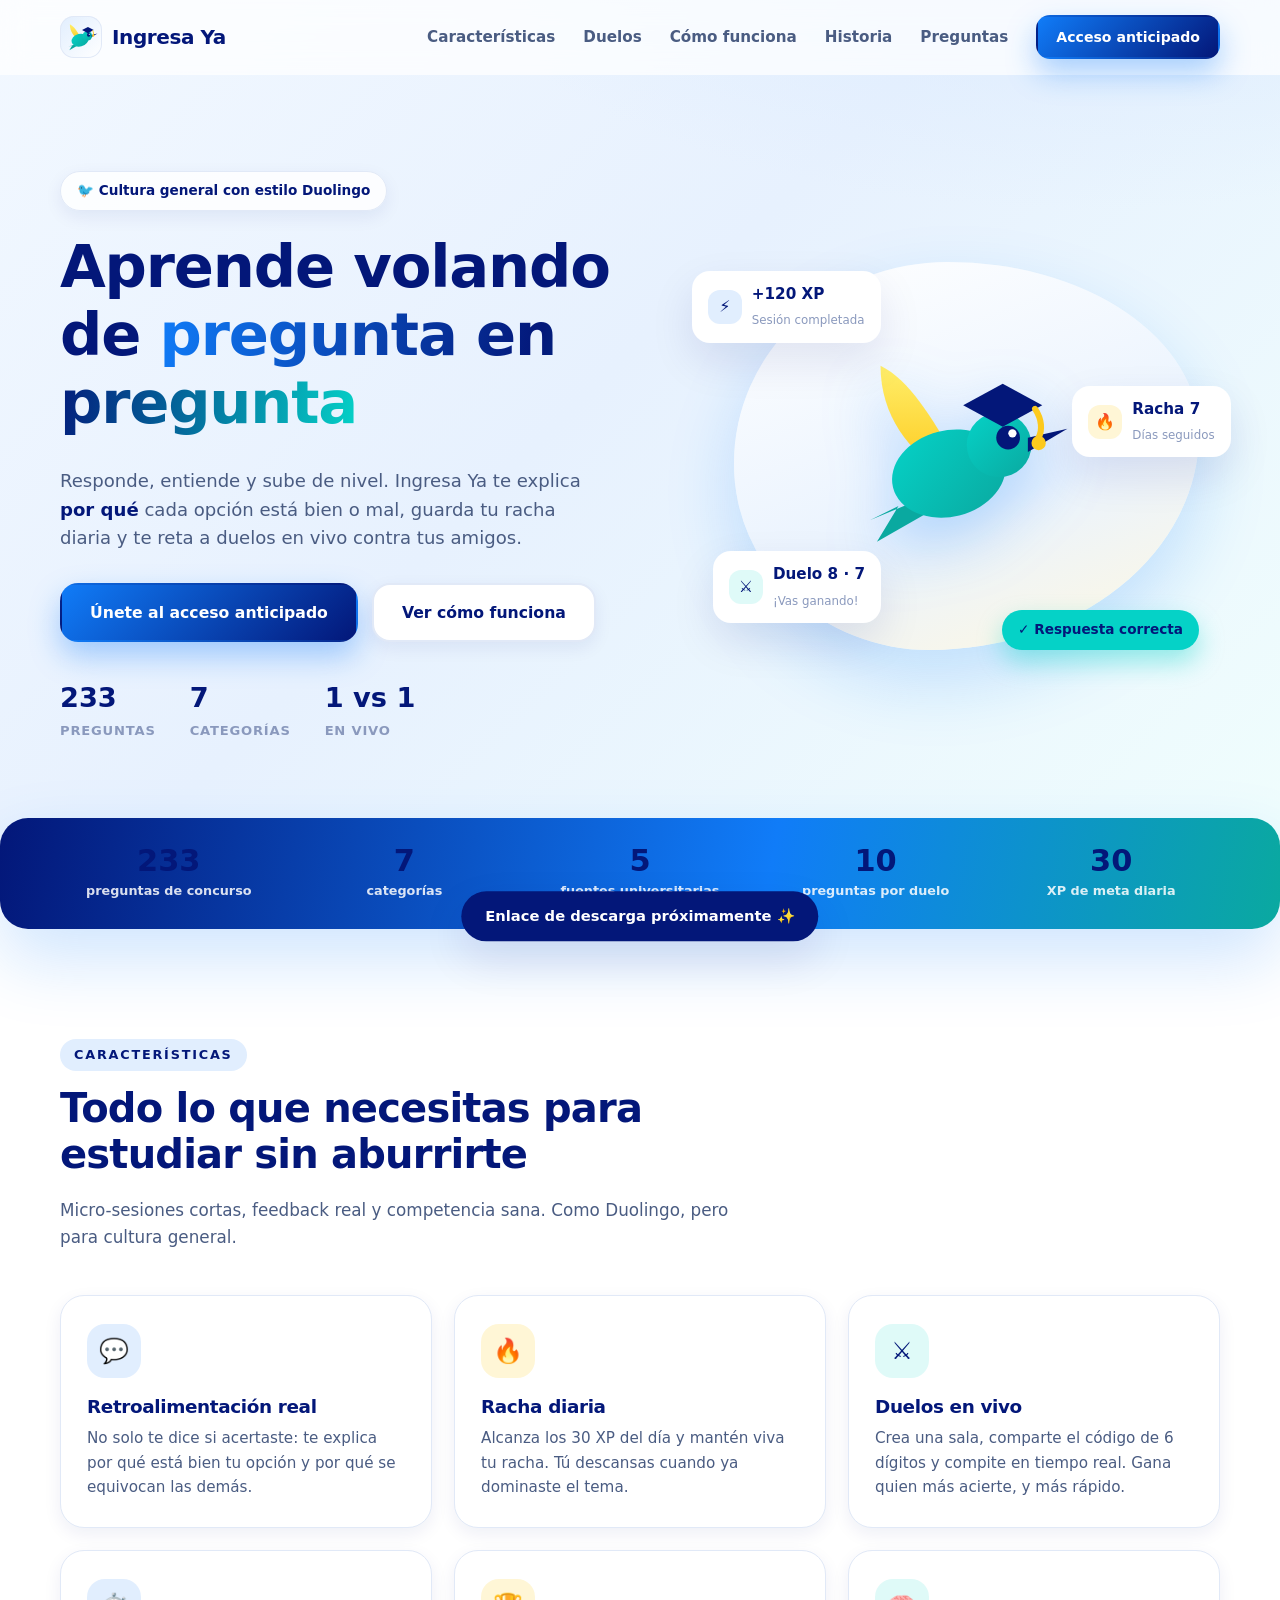
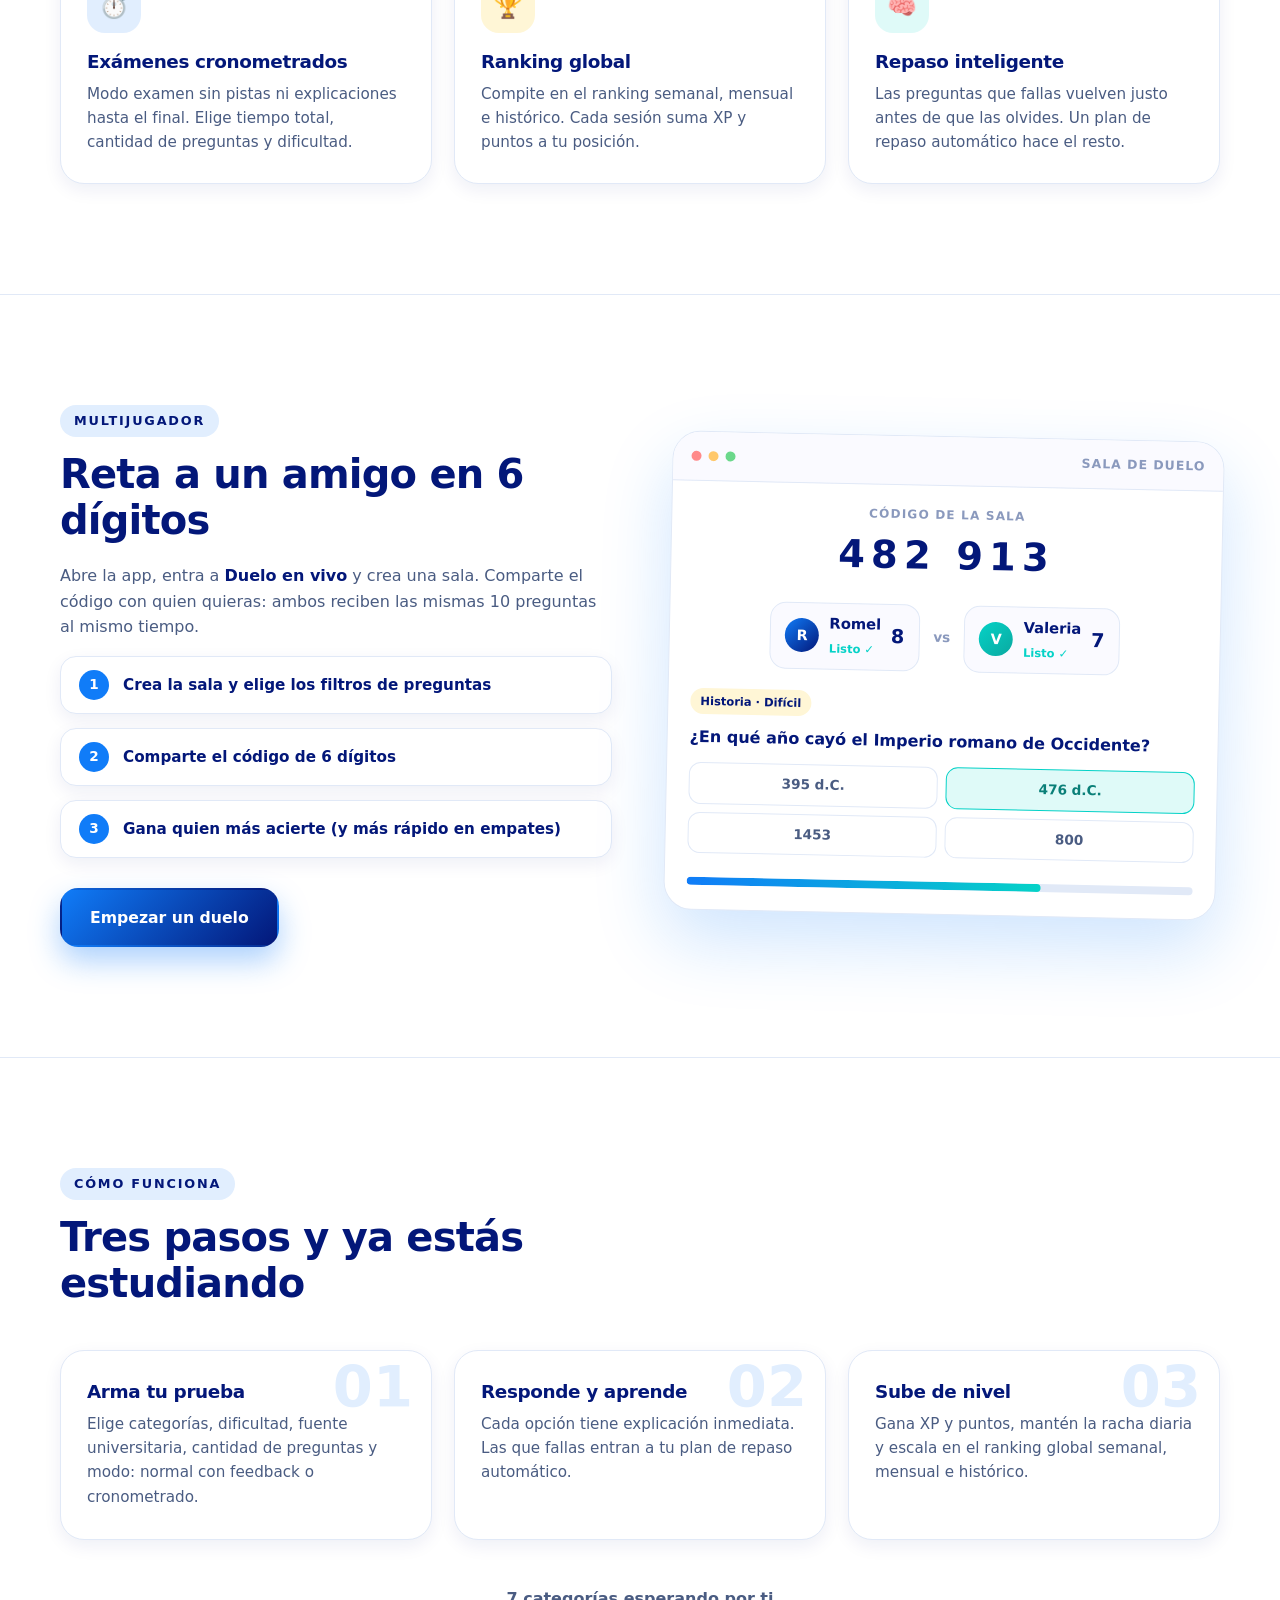
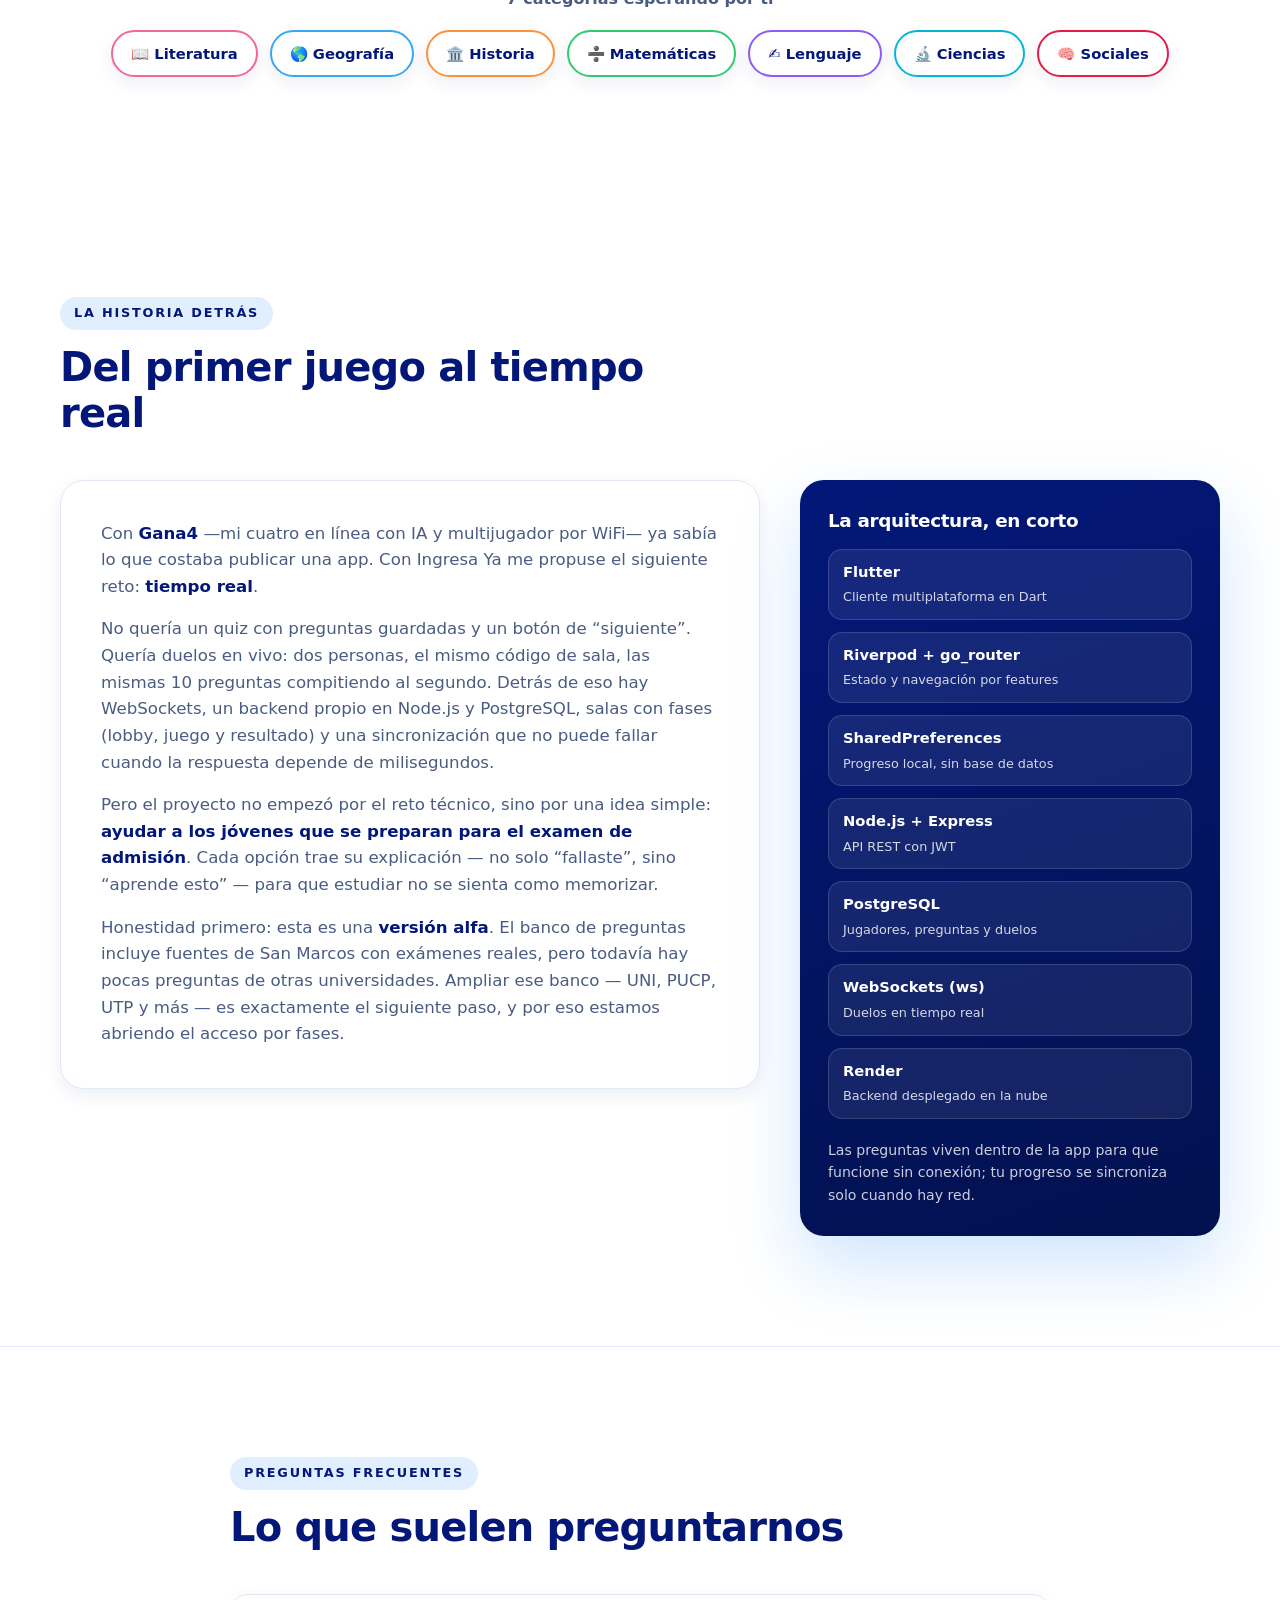
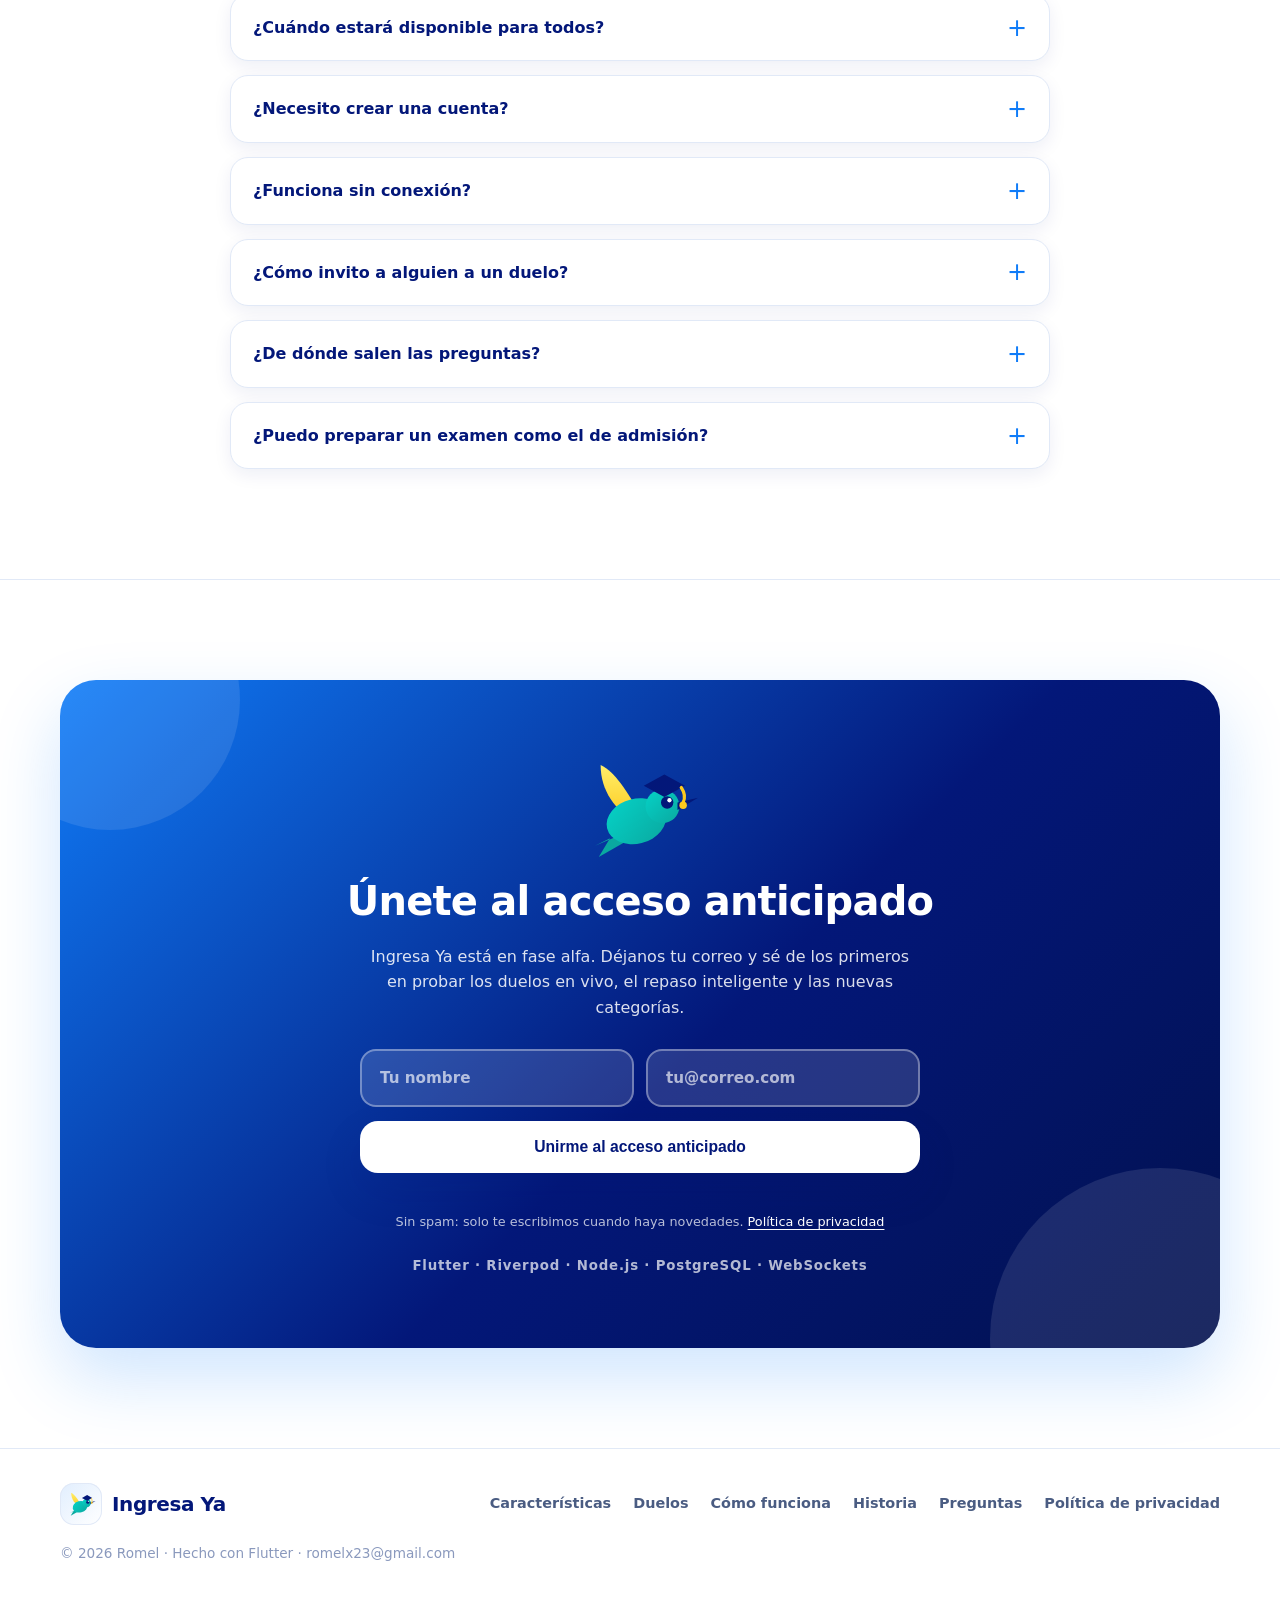
<file: index.html>
<!DOCTYPE html>
<html lang="es">
<head>
  <meta charset="UTF-8">
  <meta name="viewport" content="width=device-width, initial-scale=1.0">
  <title>Ingresa Ya · Cultura general con retroalimentación estilo Duolingo</title>
  <meta name="description" content="Ingresa Ya es una app de cultura general: 233 preguntas, retroalimentación inmediata, rachas diarias, exámenes cronometrados y duelos 1 vs 1 en vivo.">
  <link rel="icon" href="favicon.svg" type="image/svg+xml">
  <link rel="stylesheet" href="styles.css">
  <script>if (!location.search.includes('static')) document.documentElement.classList.add('js');</script>
</head>
<body>
  <header class="nav" id="nav">
    <div class="container nav__inner">
      <a class="brand" href="#inicio" aria-label="Ingresa Ya, inicio">
        <span class="brand__mark" aria-hidden="true">
          <svg viewBox="0 0 64 64" width="34" height="34">
            <use href="#mascota"></use>
          </svg>
        </span>
        <span class="brand__name">Ingresa Ya</span>
      </a>

      <nav class="nav__links" id="navLinks" aria-label="Principal">
        <a href="#caracteristicas">Características</a>
        <a href="#duelos">Duelos</a>
        <a href="#como-funciona">Cómo funciona</a>
        <a href="#historia">Historia</a>
        <a href="#faq">Preguntas</a>
        <a class="btn btn--small btn--primary nav__cta" href="#acceso">Acceso anticipado</a>
      </nav>

      <button class="nav__toggle" id="navToggle" aria-label="Abrir menú" aria-expanded="false">
        <span></span><span></span><span></span>
      </button>
    </div>
  </header>

  <main id="inicio">
    <section class="hero">
      <div class="container hero__grid">
        <div class="hero__copy reveal">
          <span class="pill">🐦 Cultura general con estilo Duolingo</span>
          <h1>Aprende volando de <span class="grad">pregunta en pregunta</span></h1>
          <p class="lead">
            Responde, entiende y sube de nivel. Ingresa Ya te explica <strong>por qué</strong> cada
            opción está bien o mal, guarda tu racha diaria y te reta a duelos en vivo
            contra tus amigos.
          </p>
          <div class="hero__actions">
            <a class="btn btn--primary" href="#acceso">Únete al acceso anticipado</a>
            <a class="btn btn--ghost" href="#como-funciona">Ver cómo funciona</a>
          </div>
          <ul class="hero__facts">
            <li><strong>233</strong><span>preguntas</span></li>
            <li><strong>7</strong><span>categorías</span></li>
            <li><strong>1&nbsp;vs&nbsp;1</strong><span>en vivo</span></li>
          </ul>
        </div>

        <div class="hero__visual reveal" data-delay="1">
          <div class="hero__blob" aria-hidden="true"></div>

          <div class="hero__stage">
            <div class="mascot" aria-hidden="true">
              <svg viewBox="0 0 64 64" width="230" height="230">
                <use href="#mascota"></use>
              </svg>
            </div>

            <div class="float float--xp">
              <span class="float__icon">⚡</span>
              <div><strong>+120 XP</strong><small>Sesión completada</small></div>
            </div>
            <div class="float float--streak">
              <span class="float__icon">🔥</span>
              <div><strong>Racha 7</strong><small>Días seguidos</small></div>
            </div>
            <div class="float float--duel">
              <span class="float__icon">⚔️</span>
              <div><strong>Duelo 8 · 7</strong><small>¡Vas ganando!</small></div>
            </div>
            <div class="hero__chip hero__chip--correct">✓ Respuesta correcta</div>
          </div>
        </div>
      </div>
    </section>

    <section class="band" aria-label="Datos del banco de preguntas">
      <div class="container band__grid">
        <div class="band__item"><strong>233</strong><span>preguntas de concurso</span></div>
        <div class="band__item"><strong>7</strong><span>categorías</span></div>
        <div class="band__item"><strong>5</strong><span>fuentes universitarias</span></div>
        <div class="band__item"><strong>10</strong><span>preguntas por duelo</span></div>
        <div class="band__item"><strong>30</strong><span>XP de meta diaria</span></div>
      </div>
    </section>

    <section class="section" id="caracteristicas">
      <div class="container">
        <header class="section__head reveal">
          <span class="kicker">Características</span>
          <h2>Todo lo que necesitas para estudiar sin aburrirte</h2>
          <p>Micro-sesiones cortas, feedback real y competencia sana. Como Duolingo, pero para cultura general.</p>
        </header>

        <div class="grid grid--3">
          <article class="card reveal">
            <span class="card__icon" style="--tone:#E1EEFE">💬</span>
            <h3>Retroalimentación real</h3>
            <p>No solo te dice si acertaste: te explica por qué está bien tu opción y por qué se equivocan las demás.</p>
          </article>
          <article class="card reveal" data-delay="1">
            <span class="card__icon" style="--tone:#FFF6D6">🔥</span>
            <h3>Racha diaria</h3>
            <p>Alcanza los 30 XP del día y mantén viva tu racha. Tú descansas cuando ya dominaste el tema.</p>
          </article>
          <article class="card reveal" data-delay="2">
            <span class="card__icon" style="--tone:#DFFAF8">⚔️</span>
            <h3>Duelos en vivo</h3>
            <p>Crea una sala, comparte el código de 6 dígitos y compite en tiempo real. Gana quien más acierte, y más rápido.</p>
          </article>
          <article class="card reveal">
            <span class="card__icon" style="--tone:#E1EEFE">⏱️</span>
            <h3>Exámenes cronometrados</h3>
            <p>Modo examen sin pistas ni explicaciones hasta el final. Elige tiempo total, cantidad de preguntas y dificultad.</p>
          </article>
          <article class="card reveal" data-delay="1">
            <span class="card__icon" style="--tone:#FFF6D6">🏆</span>
            <h3>Ranking global</h3>
            <p>Compite en el ranking semanal, mensual e histórico. Cada sesión suma XP y puntos a tu posición.</p>
          </article>
          <article class="card reveal" data-delay="2">
            <span class="card__icon" style="--tone:#DFFAF8">🧠</span>
            <h3>Repaso inteligente</h3>
            <p>Las preguntas que fallas vuelven justo antes de que las olvides. Un plan de repaso automático hace el resto.</p>
          </article>
        </div>
      </div>
    </section>

    <section class="section section--tint" id="duelos">
      <div class="container duel">
        <div class="duel__copy reveal">
          <span class="kicker">Multijugador</span>
          <h2>Reta a un amigo en 6 dígitos</h2>
          <p>
            Abre la app, entra a <strong>Duelo en vivo</strong> y crea una sala. Comparte el
            código con quien quieras: ambos reciben las mismas 10 preguntas al mismo tiempo.
          </p>
          <ol class="steps">
            <li><span>1</span> Crea la sala y elige los filtros de preguntas</li>
            <li><span>2</span> Comparte el código de 6 dígitos</li>
            <li><span>3</span> Gana quien más acierte (y más rápido en empates)</li>
          </ol>
          <a class="btn btn--primary" href="#acceso">Empezar un duelo</a>
        </div>

        <div class="duel__mock reveal" data-delay="1">
          <div class="mock">
            <div class="mock__top">
              <span class="mock__dot"></span><span class="mock__dot"></span><span class="mock__dot"></span>
              <span class="mock__title">Sala de duelo</span>
            </div>
            <div class="mock__code">
              <small>Código de la sala</small>
              <strong>482 913</strong>
            </div>
            <div class="mock__players">
              <div class="mock__player">
                <span class="avatar avatar--a">R</span>
                <div><strong>Romel</strong><small>Listo ✓</small></div>
                <span class="mock__score">8</span>
              </div>
              <div class="mock__vs">vs</div>
              <div class="mock__player">
                <span class="avatar avatar--b">V</span>
                <div><strong>Valeria</strong><small>Listo ✓</small></div>
                <span class="mock__score">7</span>
              </div>
            </div>
            <div class="mock__q">
              <span class="mock__tag">Historia · Difícil</span>
              <p>¿En qué año cayó el Imperio romano de Occidente?</p>
              <div class="mock__opts">
                <span>395 d.C.</span>
                <span class="ok">476 d.C.</span>
                <span>1453</span>
                <span>800</span>
              </div>
            </div>
            <div class="mock__bar"><i style="width:70%"></i></div>
          </div>
        </div>
      </div>
    </section>

    <section class="section" id="como-funciona">
      <div class="container">
        <header class="section__head reveal">
          <span class="kicker">Cómo funciona</span>
          <h2>Tres pasos y ya estás estudiando</h2>
        </header>
        <div class="grid grid--3">
          <article class="stepcard reveal">
            <span class="stepcard__n">01</span>
            <h3>Arma tu prueba</h3>
            <p>Elige categorías, dificultad, fuente universitaria, cantidad de preguntas y modo: normal con feedback o cronometrado.</p>
          </article>
          <article class="stepcard reveal" data-delay="1">
            <span class="stepcard__n">02</span>
            <h3>Responde y aprende</h3>
            <p>Cada opción tiene explicación inmediata. Las que fallas entran a tu plan de repaso automático.</p>
          </article>
          <article class="stepcard reveal" data-delay="2">
            <span class="stepcard__n">03</span>
            <h3>Sube de nivel</h3>
            <p>Gana XP y puntos, mantén la racha diaria y escala en el ranking global semanal, mensual e histórico.</p>
          </article>
        </div>

        <div class="cats reveal">
          <span class="cats__label">7 categorías esperando por ti</span>
          <div class="cats__chips">
            <span class="chip" style="--c:#F0699A">📖 Literatura</span>
            <span class="chip" style="--c:#3AA8F0">🌎 Geografía</span>
            <span class="chip" style="--c:#FB923C">🏛️ Historia</span>
            <span class="chip" style="--c:#2FCB6E">➗ Matemáticas</span>
            <span class="chip" style="--c:#8B5CF6">✍️ Lenguaje</span>
            <span class="chip" style="--c:#06B6D4">🔬 Ciencias</span>
            <span class="chip" style="--c:#E11D48">🧠 Sociales</span>
          </div>
        </div>
      </div>
    </section>

    <section class="section" id="historia">
      <div class="container">
        <header class="section__head reveal">
          <span class="kicker">La historia detrás</span>
          <h2>Del primer juego al tiempo real</h2>
        </header>

        <div class="story">
          <div class="story__main reveal">
            <p>
              Con <strong>Gana4</strong> —mi cuatro en línea con IA y multijugador por WiFi—
              ya sabía lo que costaba publicar una app. Con Ingresa Ya me propuse el siguiente
              reto: <strong>tiempo real</strong>.
            </p>
            <p>
              No quería un quiz con preguntas guardadas y un botón de “siguiente”. Quería duelos
              en vivo: dos personas, el mismo código de sala, las mismas 10 preguntas compitiendo
              al segundo. Detrás de eso hay WebSockets, un backend propio en Node.js y PostgreSQL,
              salas con fases (lobby, juego y resultado) y una sincronización que no puede fallar
              cuando la respuesta depende de milisegundos.
            </p>
            <p>
              Pero el proyecto no empezó por el reto técnico, sino por una idea simple:
              <strong>ayudar a los jóvenes que se preparan para el examen de admisión</strong>.
              Cada opción trae su explicación — no solo “fallaste”, sino “aprende esto” — para que
              estudiar no se sienta como memorizar.
            </p>
            <p>
              Honestidad primero: esta es una <strong>versión alfa</strong>. El banco de preguntas
              incluye fuentes de San Marcos con exámenes reales, pero todavía hay pocas preguntas
              de otras universidades. Ampliar ese banco — UNI, PUCP, UTP y más — es exactamente
              el siguiente paso, y por eso estamos abriendo el acceso por fases.
            </p>
          </div>

          <aside class="story__side reveal" data-delay="1">
            <h3>La arquitectura, en corto</h3>
            <ul class="arch">
              <li><strong>Flutter</strong><span>Cliente multiplataforma en Dart</span></li>
              <li><strong>Riverpod + go_router</strong><span>Estado y navegación por features</span></li>
              <li><strong>SharedPreferences</strong><span>Progreso local, sin base de datos</span></li>
              <li><strong>Node.js + Express</strong><span>API REST con JWT</span></li>
              <li><strong>PostgreSQL</strong><span>Jugadores, preguntas y duelos</span></li>
              <li><strong>WebSockets (ws)</strong><span>Duelos en tiempo real</span></li>
              <li><strong>Render</strong><span>Backend desplegado en la nube</span></li>
            </ul>
            <p class="story__note">
              Las preguntas viven dentro de la app para que funcione sin conexión;
              tu progreso se sincroniza solo cuando hay red.
            </p>
          </aside>
        </div>
      </div>
    </section>

    <section class="section section--tint" id="faq">
      <div class="container container--narrow">
        <header class="section__head reveal">
          <span class="kicker">Preguntas frecuentes</span>
          <h2>Lo que suelen preguntarnos</h2>
        </header>

        <div class="faq reveal">
          <details>
            <summary>¿Cuándo estará disponible para todos?</summary>
            <p>Estamos en fase alfa. Estamos puliendo los duelos en vivo y ampliando el banco de preguntas. Únete al acceso anticipado y te avisamos en cuanto abramos más plazas y la versión pública.</p>
          </details>
          <details>
            <summary>¿Necesito crear una cuenta?</summary>
            <p>No. Puedes jugar como invitado con tu dispositivo y todo tu progreso queda guardado en local. Cuando quieras, te registras con email para tener tu cuenta y sincronizarlo en la nube.</p>
          </details>
          <details>
            <summary>¿Funciona sin conexión?</summary>
            <p>Sí. Las preguntas viven dentro de la app y tu progreso se guarda en el dispositivo. En cuanto vuelva la red, se sincroniza solo con el servidor.</p>
          </details>
          <details>
            <summary>¿Cómo invito a alguien a un duelo?</summary>
            <p>Entra a “Duelo en vivo”, crea una sala y comparte el código de 6 dígitos. Tu rival lo escribe en su teléfono y el duelo empieza cuando ambos estén listos.</p>
          </details>
          <details>
            <summary>¿De dónde salen las preguntas?</summary>
            <p>De un banco propio con fuentes de San Marcos, UNI, UTP, PUCP y preguntas originales de Ingresa Ya, organizadas por categoría, tema y dificultad.</p>
          </details>
          <details>
            <summary>¿Puedo preparar un examen como el de admisión?</summary>
            <p>Sí. En “Practicar” eliges categoría, dificultad, cantidad de preguntas y modo cronometrado con tiempo total: queda como un examen real.</p>
          </details>
        </div>
      </div>
    </section>

    <section class="cta" id="acceso">
      <div class="container cta__inner reveal">
        <div class="cta__mascot" aria-hidden="true">
          <svg viewBox="0 0 64 64" width="120" height="120"><use href="#mascota"></use></svg>
        </div>
        <h2>Únete al acceso anticipado</h2>
        <p>
          Ingresa Ya está en fase alfa. Déjanos tu correo y sé de los primeros en probar
          los duelos en vivo, el repaso inteligente y las nuevas categorías.
        </p>

        <form class="waitlist" id="waitlistForm" data-app="ingresaya" novalidate>
          <div class="waitlist__fields">
            <label class="sr-only" for="wl-name">Tu nombre</label>
            <input class="waitlist__input" type="text" id="wl-name" name="nombre"
                   placeholder="Tu nombre" required autocomplete="name" maxlength="80">
            <label class="sr-only" for="wl-email">Tu correo</label>
            <input class="waitlist__input" type="email" id="wl-email" name="email"
                   placeholder="tu@correo.com" required autocomplete="email" maxlength="120">
          </div>
          <button class="btn btn--light waitlist__btn" type="submit">Unirme al acceso anticipado</button>
          <p class="waitlist__msg" id="waitlistMsg" role="status" aria-live="polite"></p>
          <small class="waitlist__note">
            Sin spam: solo te escribimos cuando haya novedades.
            <a href="politica-de-privacidad.html">Política de privacidad</a>
          </small>
        </form>

        <small class="cta__note">Flutter · Riverpod · Node.js · PostgreSQL · WebSockets</small>
      </div>
    </section>
  </main>

  <footer class="footer">
    <div class="container footer__inner">
      <a class="brand" href="#inicio">
        <span class="brand__mark" aria-hidden="true">
          <svg viewBox="0 0 64 64" width="30" height="30"><use href="#mascota"></use></svg>
        </span>
        <span class="brand__name">Ingresa Ya</span>
      </a>
      <nav class="footer__links" aria-label="Pie de página">
        <a href="#caracteristicas">Características</a>
        <a href="#duelos">Duelos</a>
        <a href="#como-funciona">Cómo funciona</a>
        <a href="#historia">Historia</a>
        <a href="#faq">Preguntas</a>
        <a href="politica-de-privacidad.html">Política de privacidad</a>
      </nav>
      <p class="footer__copy">© 2026 Romel · Hecho con Flutter · <a href="mailto:romelx23@gmail.com">romelx23@gmail.com</a></p>
    </div>
  </footer>

  <div class="toast" id="toast" role="status" aria-live="polite">Enlace de descarga próximamente ✨</div>

  <svg width="0" height="0" style="position:absolute" aria-hidden="true">
    <defs>
      <linearGradient id="cg" x1="0" y1="0" x2="1" y2="1">
        <stop offset="0%" stop-color="#05D2C7"/>
        <stop offset="100%" stop-color="#0AA9A0"/>
      </linearGradient>
      <linearGradient id="cgw" x1="0" y1="0" x2="0" y2="1">
        <stop offset="0%" stop-color="#FFEE6A"/>
        <stop offset="100%" stop-color="#FDCA1E"/>
      </linearGradient>
      <symbol id="mascota" viewBox="0 0 64 64">
        <path d="M32 34 C 25 22, 19 12, 11 8 C 11 22, 19 32, 29 38 Z" fill="url(#cgw)"/>
        <path d="M20 46 L8 51 L16 47 L10 57 L24 49 Z" fill="#0AA9A0"/>
        <ellipse cx="30" cy="38" rx="16" ry="12" transform="rotate(-14 30 38)" fill="url(#cg)"/>
        <circle cx="44" cy="30" r="9" fill="url(#cg)"/>
        <path d="M52 28 L63 25.5 L52 32 Z" fill="#031779"/>
        <path d="M34 19 L45 13 L56 19 L45 25 Z" fill="#031779"/>
        <path d="M54 20 C 56 23, 56 26, 55 28" stroke="#FDCA1E" stroke-width="1.7" fill="none" stroke-linecap="round"/>
        <circle cx="55" cy="29.5" r="2" fill="#FDCA1E"/>
        <circle cx="46.5" cy="28" r="3.3" fill="#031779"/>
        <circle cx="47.7" cy="26.8" r="1.15" fill="#fff"/>
      </symbol>
    </defs>
  </svg>

  <script src="script.js"></script>
</body>
</html>
</file>
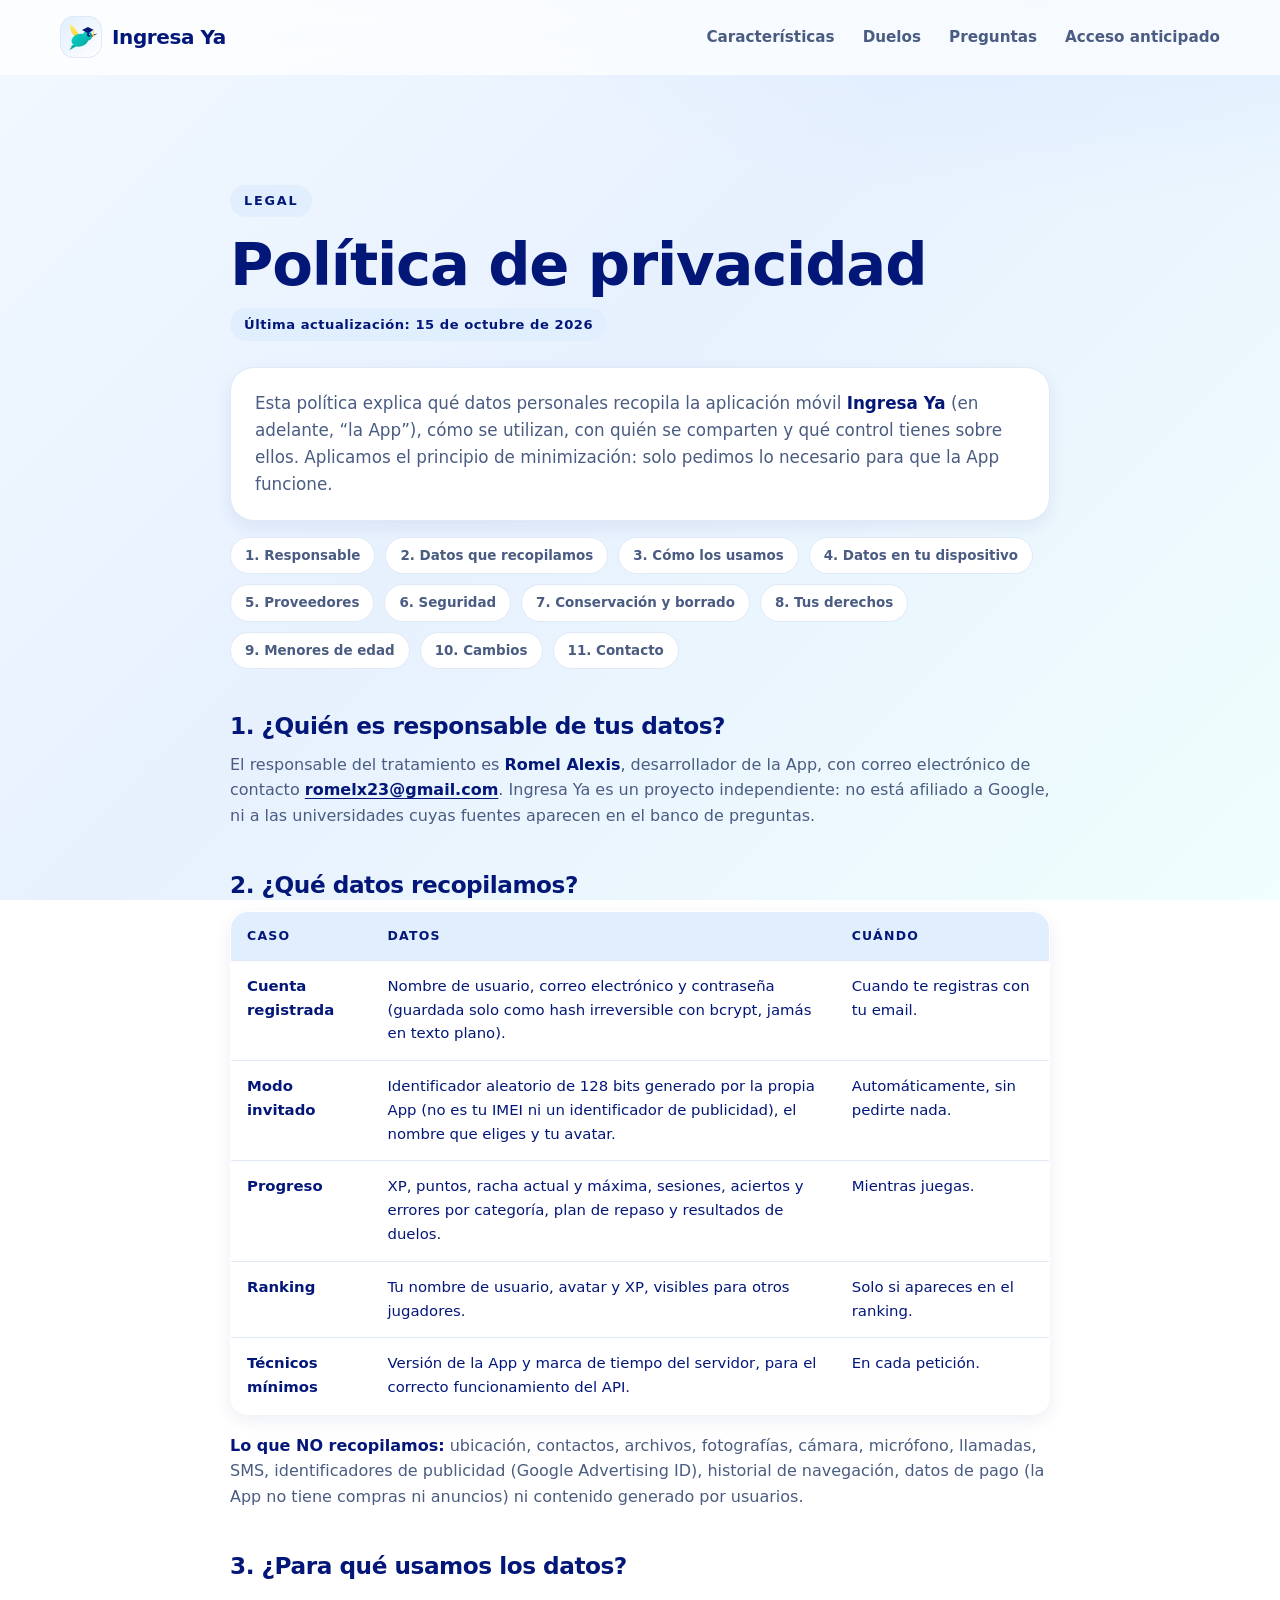
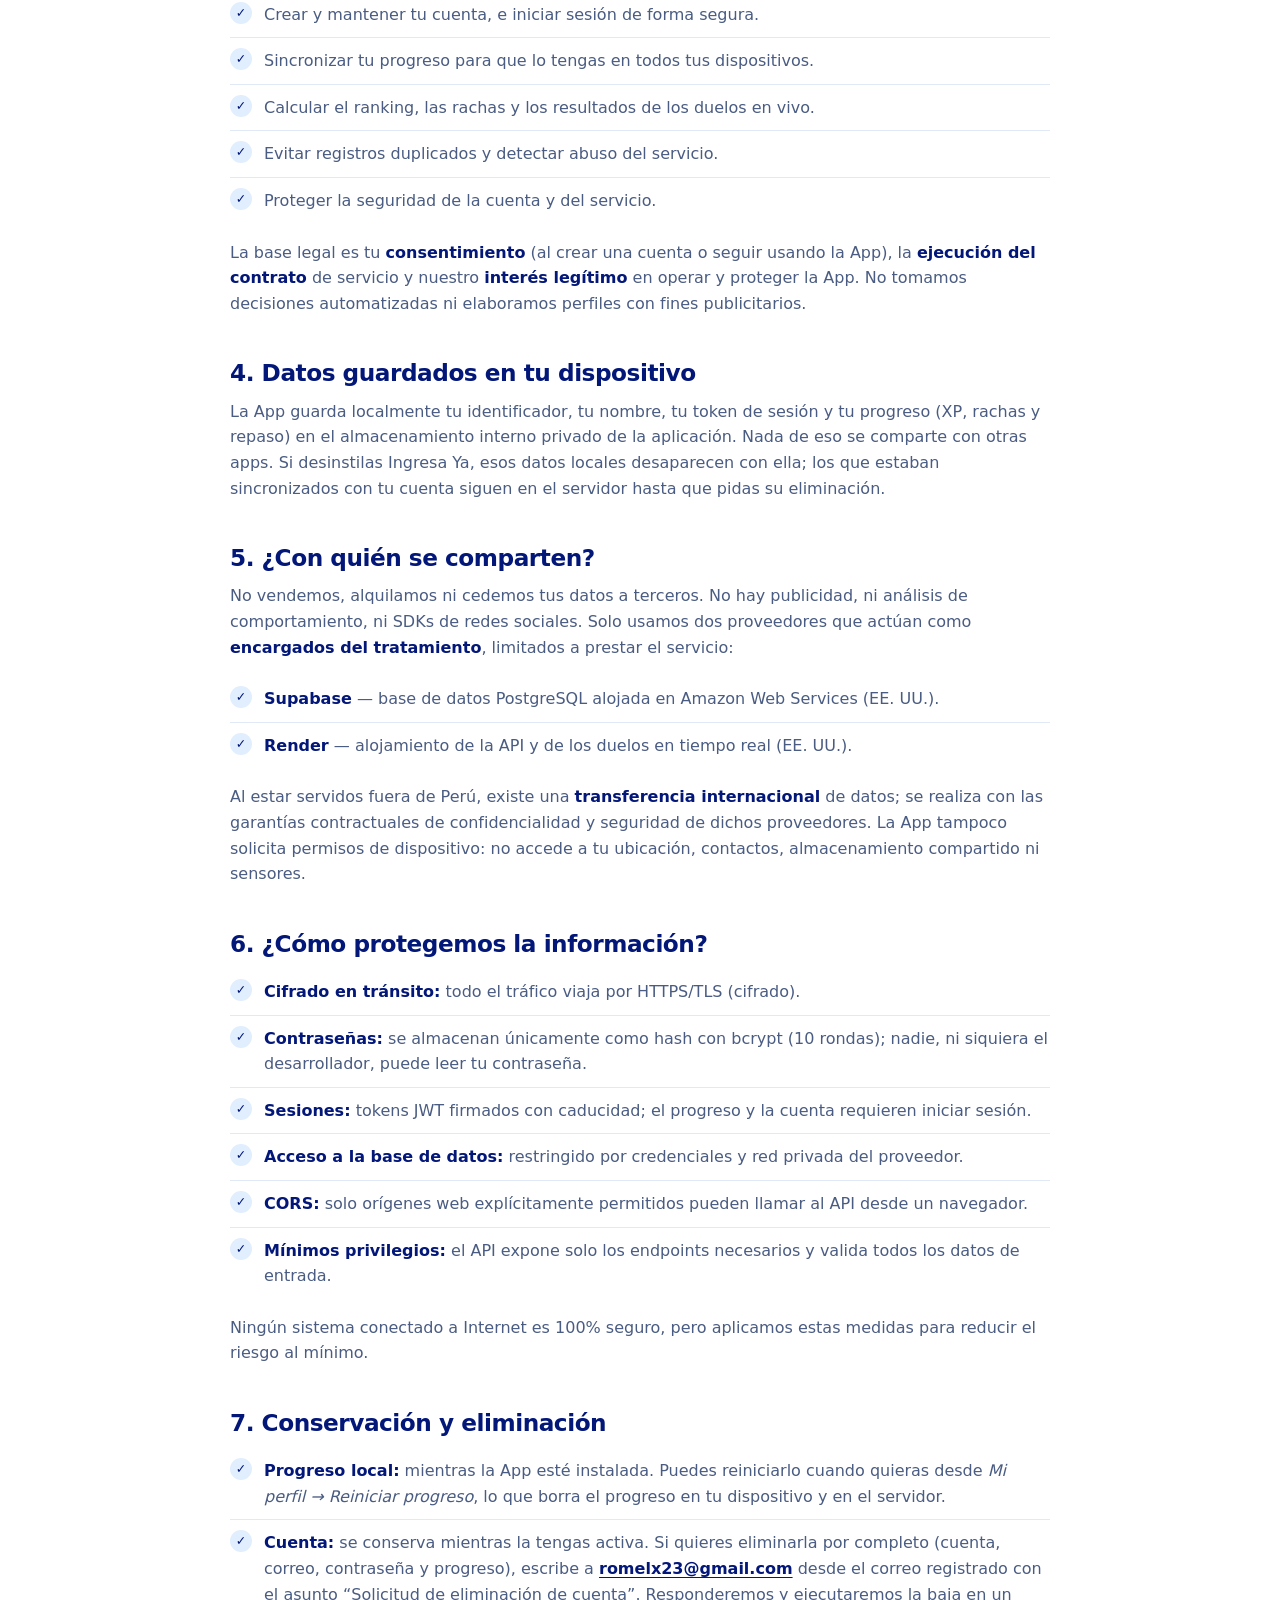
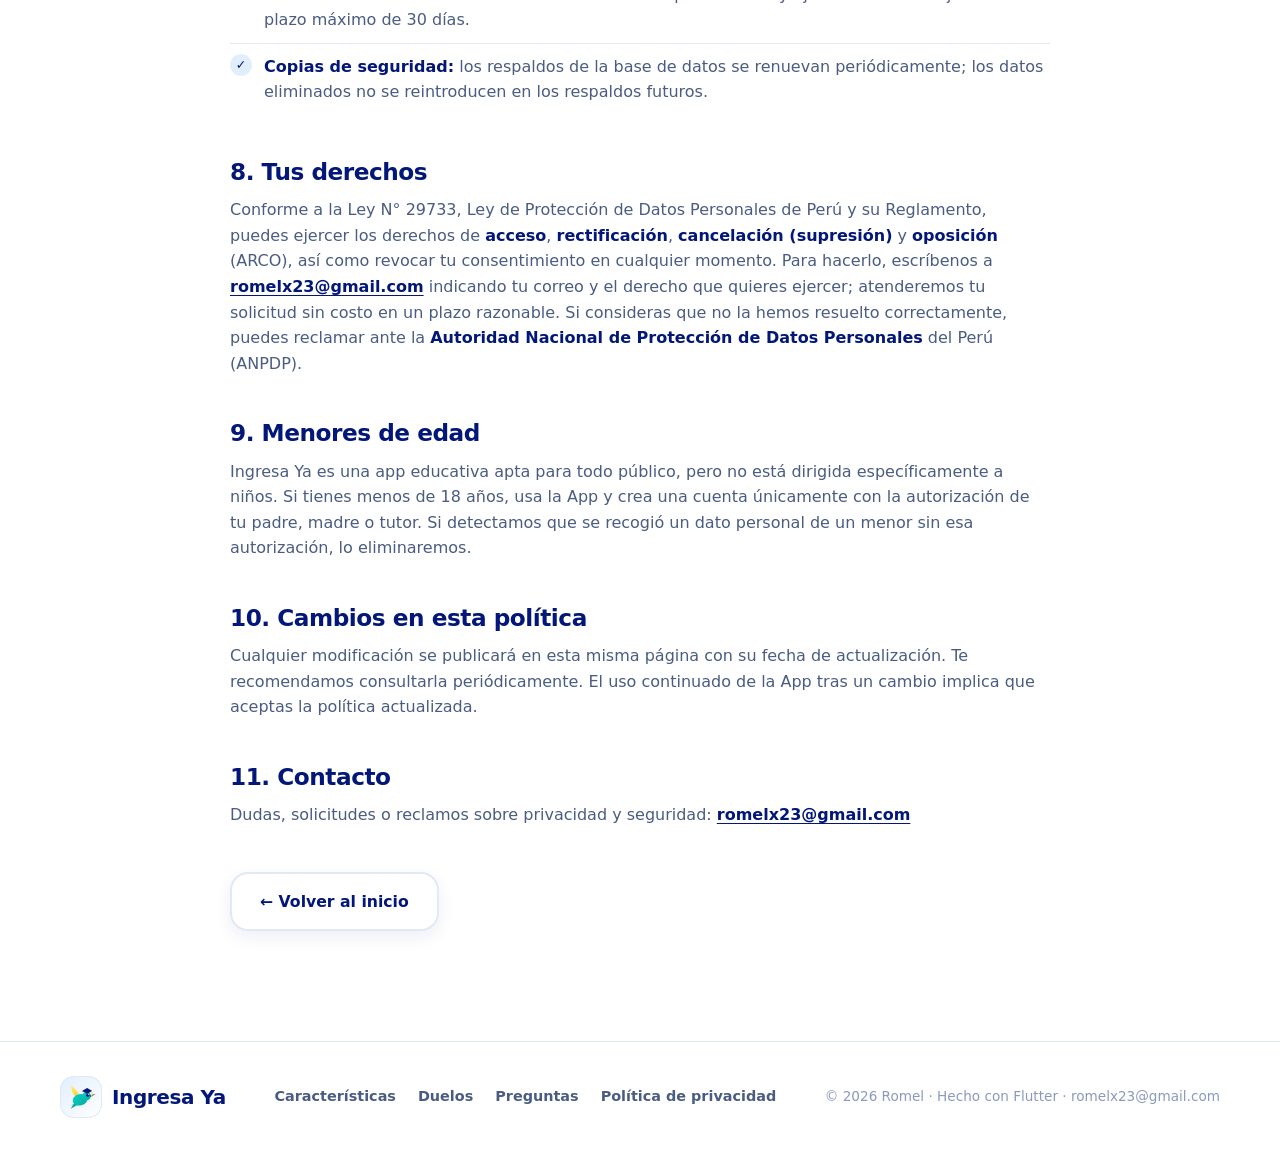
<file: politica-de-privacidad.html>
<!DOCTYPE html>
<html lang="es">
<head>
  <meta charset="UTF-8">
  <meta name="viewport" content="width=device-width, initial-scale=1.0">
  <title>Política de privacidad · Ingresa Ya</title>
  <meta name="description" content="Política de privacidad de Ingresa Ya: qué datos recopilamos, cómo los usamos, con quién se comparten y cómo ejercer tus derechos.">
  <link rel="canonical" href="politica-de-privacidad.html">
  <link rel="icon" href="favicon.svg" type="image/svg+xml">
  <link rel="stylesheet" href="styles.css">
  <script>if (!location.search.includes('static')) document.documentElement.classList.add('js');</script>
</head>
<body>
  <header class="nav is-stuck" id="nav">
    <div class="container nav__inner">
      <a class="brand" href="index.html" aria-label="Ingresa Ya, inicio">
        <span class="brand__mark" aria-hidden="true">
          <svg viewBox="0 0 64 64" width="34" height="34">
            <use href="#mascota"></use>
          </svg>
        </span>
        <span class="brand__name">Ingresa Ya</span>
      </a>

      <nav class="nav__links" id="navLinks" aria-label="Principal">
        <a href="index.html#caracteristicas">Características</a>
        <a href="index.html#duelos">Duelos</a>
        <a href="index.html#faq">Preguntas</a>
        <a href="index.html#acceso">Acceso anticipado</a>
      </nav>

      <button class="nav__toggle" id="navToggle" aria-label="Abrir menú" aria-expanded="false">
        <span></span><span></span><span></span>
      </button>
    </div>
  </header>

  <main>
    <section class="section">
      <div class="container container--narrow legal">
        <span class="kicker">Legal</span>
        <h1>Política de privacidad</h1>
        <p class="legal__updated">Última actualización: 15 de octubre de 2026</p>

        <p class="legal__intro">
          Esta política explica qué datos personales recopila la aplicación móvil
          <strong>Ingresa Ya</strong> (en adelante, “la App”), cómo se utilizan, con quién se
          comparten y qué control tienes sobre ellos. Aplicamos el principio de minimización:
          solo pedimos lo necesario para que la App funcione.
        </p>

        <nav class="legal__toc" aria-label="Contenido">
          <a href="#responsable">1. Responsable</a>
          <a href="#datos">2. Datos que recopilamos</a>
          <a href="#uso">3. Cómo los usamos</a>
          <a href="#dispositivo">4. Datos en tu dispositivo</a>
          <a href="#terceros">5. Proveedores</a>
          <a href="#seguridad">6. Seguridad</a>
          <a href="#conservacion">7. Conservación y borrado</a>
          <a href="#derechos">8. Tus derechos</a>
          <a href="#menores">9. Menores de edad</a>
          <a href="#cambios">10. Cambios</a>
          <a href="#contacto">11. Contacto</a>
        </nav>

        <h2 id="responsable">1. ¿Quién es responsable de tus datos?</h2>
        <p>
          El responsable del tratamiento es <strong>Romel Alexis</strong>, desarrollador de la App,
          con correo electrónico de contacto <a class="legal__mail" href="mailto:romelx23@gmail.com">romelx23@gmail.com</a>.
          Ingresa Ya es un proyecto independiente: no está afiliado a Google, ni a las universidades
          cuyas fuentes aparecen en el banco de preguntas.
        </p>

        <h2 id="datos">2. ¿Qué datos recopilamos?</h2>
        <table class="legal__table">
          <thead>
            <tr><th>Caso</th><th>Datos</th><th>Cuándo</th></tr>
          </thead>
          <tbody>
            <tr>
              <td><strong>Cuenta registrada</strong></td>
              <td>Nombre de usuario, correo electrónico y contraseña (guardada solo como hash irreversible con bcrypt, jamás en texto plano).</td>
              <td>Cuando te registras con tu email.</td>
            </tr>
            <tr>
              <td><strong>Modo invitado</strong></td>
              <td>Identificador aleatorio de 128 bits generado por la propia App (no es tu IMEI ni un identificador de publicidad), el nombre que eliges y tu avatar.</td>
              <td>Automáticamente, sin pedirte nada.</td>
            </tr>
            <tr>
              <td><strong>Progreso</strong></td>
              <td>XP, puntos, racha actual y máxima, sesiones, aciertos y errores por categoría, plan de repaso y resultados de duelos.</td>
              <td>Mientras juegas.</td>
            </tr>
            <tr>
              <td><strong>Ranking</strong></td>
              <td>Tu nombre de usuario, avatar y XP, visibles para otros jugadores.</td>
              <td>Solo si apareces en el ranking.</td>
            </tr>
            <tr>
              <td><strong>Técnicos mínimos</strong></td>
              <td>Versión de la App y marca de tiempo del servidor, para el correcto funcionamiento del API.</td>
              <td>En cada petición.</td>
            </tr>
          </tbody>
        </table>
        <p><strong>Lo que NO recopilamos:</strong> ubicación, contactos, archivos, fotografías, cámara, micrófono, llamadas, SMS, identificadores de publicidad (Google Advertising ID), historial de navegación, datos de pago (la App no tiene compras ni anuncios) ni contenido generado por usuarios.</p>

        <h2 id="uso">3. ¿Para qué usamos los datos?</h2>
        <ul class="legal__list">
          <li>Crear y mantener tu cuenta, e iniciar sesión de forma segura.</li>
          <li>Sincronizar tu progreso para que lo tengas en todos tus dispositivos.</li>
          <li>Calcular el ranking, las rachas y los resultados de los duelos en vivo.</li>
          <li>Evitar registros duplicados y detectar abuso del servicio.</li>
          <li>Proteger la seguridad de la cuenta y del servicio.</li>
        </ul>
        <p>
          La base legal es tu <strong>consentimiento</strong> (al crear una cuenta o seguir usando la App),
          la <strong>ejecución del contrato</strong> de servicio y nuestro <strong>interés legítimo</strong>
          en operar y proteger la App. No tomamos decisiones automatizadas ni elaboramos perfiles con fines publicitarios.
        </p>

        <h2 id="dispositivo">4. Datos guardados en tu dispositivo</h2>
        <p>
          La App guarda localmente tu identificador, tu nombre, tu token de sesión y tu progreso
          (XP, rachas y repaso) en el almacenamiento interno privado de la aplicación.
          Nada de eso se comparte con otras apps. Si desinstilas Ingresa Ya, esos datos locales
          desaparecen con ella; los que estaban sincronizados con tu cuenta siguen en el servidor
          hasta que pidas su eliminación.
        </p>

        <h2 id="terceros">5. ¿Con quién se comparten?</h2>
        <p>
          No vendemos, alquilamos ni cedemos tus datos a terceros. No hay publicidad, ni análisis
          de comportamiento, ni SDKs de redes sociales. Solo usamos dos proveedores que actúan como
          <strong>encargados del tratamiento</strong>, limitados a prestar el servicio:
        </p>
        <ul class="legal__list">
          <li><strong>Supabase</strong> — base de datos PostgreSQL alojada en Amazon Web Services (EE. UU.).</li>
          <li><strong>Render</strong> — alojamiento de la API y de los duelos en tiempo real (EE. UU.).</li>
        </ul>
        <p>
          Al estar servidos fuera de Perú, existe una <strong>transferencia internacional</strong> de datos;
          se realiza con las garantías contractuales de confidencialidad y seguridad de dichos proveedores.
          La App tampoco solicita permisos de dispositivo: no accede a tu ubicación, contactos, almacenamiento compartido ni sensores.
        </p>

        <h2 id="seguridad">6. ¿Cómo protegemos la información?</h2>
        <ul class="legal__list">
          <li><strong>Cifrado en tránsito:</strong> todo el tráfico viaja por HTTPS/TLS (cifrado).</li>
          <li><strong>Contraseñas:</strong> se almacenan únicamente como hash con bcrypt (10 rondas); nadie, ni siquiera el desarrollador, puede leer tu contraseña.</li>
          <li><strong>Sesiones:</strong> tokens JWT firmados con caducidad; el progreso y la cuenta requieren iniciar sesión.</li>
          <li><strong>Acceso a la base de datos:</strong> restringido por credenciales y red privada del proveedor.</li>
          <li><strong>CORS:</strong> solo orígenes web explícitamente permitidos pueden llamar al API desde un navegador.</li>
          <li><strong>Mínimos privilegios:</strong> el API expone solo los endpoints necesarios y valida todos los datos de entrada.</li>
        </ul>
        <p>Ningún sistema conectado a Internet es 100% seguro, pero aplicamos estas medidas para reducir el riesgo al mínimo.</p>

        <h2 id="conservacion">7. Conservación y eliminación</h2>
        <ul class="legal__list">
          <li><strong>Progreso local:</strong> mientras la App esté instalada. Puedes reiniciarlo cuando quieras desde <em>Mi perfil → Reiniciar progreso</em>, lo que borra el progreso en tu dispositivo y en el servidor.</li>
          <li><strong>Cuenta:</strong> se conserva mientras la tengas activa. Si quieres eliminarla por completo (cuenta, correo, contraseña y progreso), escribe a
            <a class="legal__mail" href="mailto:romelx23@gmail.com?subject=Solicitud%20de%20eliminaci%C3%B3n%20de%20cuenta">romelx23@gmail.com</a>
            desde el correo registrado con el asunto “Solicitud de eliminación de cuenta”. Responderemos y ejecutaremos la baja en un plazo máximo de 30 días.</li>
          <li><strong>Copias de seguridad:</strong> los respaldos de la base de datos se renuevan periódicamente; los datos eliminados no se reintroducen en los respaldos futuros.</li>
        </ul>

        <h2 id="derechos">8. Tus derechos</h2>
        <p>
          Conforme a la Ley N° 29733, Ley de Protección de Datos Personales de Perú y su Reglamento,
          puedes ejercer los derechos de <strong>acceso</strong>, <strong>rectificación</strong>,
          <strong>cancelación (supresión)</strong> y <strong>oposición</strong> (ARCO), así como revocar
          tu consentimiento en cualquier momento. Para hacerlo, escríbenos a
          <a class="legal__mail" href="mailto:romelx23@gmail.com">romelx23@gmail.com</a>
          indicando tu correo y el derecho que quieres ejercer; atenderemos tu solicitud sin costo en un plazo razonable.
          Si consideras que no la hemos resuelto correctamente, puedes reclamar ante la
          <strong>Autoridad Nacional de Protección de Datos Personales</strong> del Perú (ANPDP).
        </p>

        <h2 id="menores">9. Menores de edad</h2>
        <p>
          Ingresa Ya es una app educativa apta para todo público, pero no está dirigida
          específicamente a niños. Si tienes menos de 18 años, usa la App y crea una cuenta
          únicamente con la autorización de tu padre, madre o tutor. Si detectamos que se recogió
          un dato personal de un menor sin esa autorización, lo eliminaremos.
        </p>

        <h2 id="cambios">10. Cambios en esta política</h2>
        <p>
          Cualquier modificación se publicará en esta misma página con su fecha de actualización.
          Te recomendamos consultarla periódicamente. El uso continuado de la App tras un cambio
          implica que aceptas la política actualizada.
        </p>

        <h2 id="contacto">11. Contacto</h2>
        <p>
          Dudas, solicitudes o reclamos sobre privacidad y seguridad:
          <a class="legal__mail" href="mailto:romelx23@gmail.com">romelx23@gmail.com</a>
        </p>

        <div class="legal__foot">
          <a class="btn btn--ghost" href="index.html">← Volver al inicio</a>
        </div>
      </div>
    </section>
  </main>

  <footer class="footer">
    <div class="container footer__inner">
      <a class="brand" href="index.html">
        <span class="brand__mark" aria-hidden="true">
          <svg viewBox="0 0 64 64" width="30" height="30"><use href="#mascota"></use></svg>
        </span>
        <span class="brand__name">Ingresa Ya</span>
      </a>
      <nav class="footer__links" aria-label="Pie de página">
        <a href="index.html#caracteristicas">Características</a>
        <a href="index.html#duelos">Duelos</a>
        <a href="index.html#faq">Preguntas</a>
        <a href="politica-de-privacidad.html" aria-current="page">Política de privacidad</a>
      </nav>
      <p class="footer__copy">© 2026 Romel · Hecho con Flutter · <a href="mailto:romelx23@gmail.com">romelx23@gmail.com</a></p>
    </div>
  </footer>

  <svg width="0" height="0" style="position:absolute" aria-hidden="true">
    <defs>
      <linearGradient id="cg" x1="0" y1="0" x2="1" y2="1">
        <stop offset="0%" stop-color="#05D2C7"/>
        <stop offset="100%" stop-color="#0AA9A0"/>
      </linearGradient>
      <linearGradient id="cgw" x1="0" y1="0" x2="0" y2="1">
        <stop offset="0%" stop-color="#FFEE6A"/>
        <stop offset="100%" stop-color="#FDCA1E"/>
      </linearGradient>
      <symbol id="mascota" viewBox="0 0 64 64">
        <path d="M32 34 C 25 22, 19 12, 11 8 C 11 22, 19 32, 29 38 Z" fill="url(#cgw)"/>
        <path d="M20 46 L8 51 L16 47 L10 57 L24 49 Z" fill="#0AA9A0"/>
        <ellipse cx="30" cy="38" rx="16" ry="12" transform="rotate(-14 30 38)" fill="url(#cg)"/>
        <circle cx="44" cy="30" r="9" fill="url(#cg)"/>
        <path d="M52 28 L63 25.5 L52 32 Z" fill="#031779"/>
        <path d="M34 19 L45 13 L56 19 L45 25 Z" fill="#031779"/>
        <path d="M54 20 C 56 23, 56 26, 55 28" stroke="#FDCA1E" stroke-width="1.7" fill="none" stroke-linecap="round"/>
        <circle cx="55" cy="29.5" r="2" fill="#FDCA1E"/>
        <circle cx="46.5" cy="28" r="3.3" fill="#031779"/>
        <circle cx="47.7" cy="26.8" r="1.15" fill="#fff"/>
      </symbol>
    </defs>
  </svg>

  <script src="script.js"></script>
</body>
</html>
</file>
<file: styles.css>
:root {
  --bg: #F1F7FF;
  --grad-1: #F2F8FF;
  --grad-2: #E7F1FE;
  --grad-3: #F0FEFD;
  --primary: #107CF8;
  --primary-dark: #031779;
  --primary-soft: #E1EEFE;
  --accent: #FDDA35;
  --accent-soft: #FFF6D6;
  --accent-2: #05D2C7;
  --accent-2-soft: #DFFAF8;
  --success: #05D2C7;
  --ink: #031779;
  --ink-soft: #4A5C82;
  --ink-faint: #8A99BD;
  --divider: #E1E9F7;
  --white: #fff;
  --radius: 24px;
  --shadow-sm: 0 6px 18px rgba(3, 23, 121, .07);
  --shadow-md: 0 18px 44px rgba(3, 23, 121, .10);
  --shadow-lg: 0 30px 70px rgba(16, 124, 248, .20);
  --max: 1160px;
}

* { box-sizing: border-box; }

html { scroll-behavior: smooth; scroll-padding-top: 90px; }

body {
  margin: 0;
  color: var(--ink);
  font-family: ui-sans-serif, system-ui, -apple-system, "Segoe UI", Roboto,
    "Helvetica Neue", Arial, sans-serif;
  background:
    radial-gradient(1100px 500px at 85% -10%, #DCEBFF 0%, rgba(220, 235, 255, 0) 60%),
    linear-gradient(135deg, var(--grad-1), var(--grad-2) 45%, var(--grad-3));
  background-attachment: fixed;
  line-height: 1.6;
  -webkit-font-smoothing: antialiased;
}

h1, h2, h3 { line-height: 1.15; letter-spacing: -.02em; margin: 0 0 .5em; }
h1 { font-size: clamp(2.3rem, 5.2vw, 3.7rem); font-weight: 900; }
h2 { font-size: clamp(1.7rem, 3.4vw, 2.5rem); font-weight: 900; }
h3 { font-size: 1.15rem; font-weight: 800; }
p { margin: 0 0 1rem; color: var(--ink-soft); }
a { color: inherit; text-decoration: none; }
strong { color: var(--ink); }

.container { width: min(100% - 40px, var(--max)); margin-inline: auto; }
.container--narrow { max-width: 820px; }

.grad {
  background: linear-gradient(100deg, var(--primary), var(--primary-dark) 55%, var(--accent-2));
  -webkit-background-clip: text;
  background-clip: text;
  color: transparent;
}

.kicker {
  display: inline-block;
  font-size: .8rem;
  font-weight: 800;
  letter-spacing: .14em;
  text-transform: uppercase;
  color: var(--primary-dark);
  background: var(--primary-soft);
  padding: 6px 14px;
  border-radius: 999px;
  margin-bottom: 14px;
}

.pill {
  display: inline-block;
  font-size: .85rem;
  font-weight: 700;
  color: var(--primary-dark);
  background: rgba(255, 255, 255, .85);
  border: 1px solid var(--divider);
  padding: 8px 16px;
  border-radius: 999px;
  box-shadow: var(--shadow-sm);
  margin-bottom: 22px;
}

.btn {
  display: inline-flex;
  align-items: center;
  justify-content: center;
  gap: 8px;
  font-weight: 800;
  font-size: .98rem;
  padding: 15px 28px;
  border-radius: 18px;
  border: 2px solid transparent;
  cursor: pointer;
  transition: transform .18s ease, box-shadow .18s ease, background .18s ease;
}
.btn:hover { transform: translateY(-2px); }
.btn:active { transform: translateY(0); }
.btn--primary {
  color: #fff;
  background: linear-gradient(135deg, var(--primary), var(--primary-dark));
  box-shadow: 0 14px 30px rgba(16, 124, 248, .35);
}
.btn--primary:hover { box-shadow: 0 18px 38px rgba(16, 124, 248, .45); }
.btn--ghost {
  background: var(--white);
  color: var(--ink);
  border-color: var(--divider);
  box-shadow: var(--shadow-sm);
}
.btn--small { padding: 9px 18px; border-radius: 14px; font-size: .88rem; }
.btn--light { background: #fff; color: var(--primary-dark); box-shadow: var(--shadow-md); }
.btn--outline-light { border-color: rgba(255,255,255,.5); color: #fff; }
.btn--outline-light:hover { background: rgba(255,255,255,.12); }

/* ---------- Nav ---------- */
.nav {
  position: sticky;
  top: 0;
  z-index: 50;
  backdrop-filter: blur(14px);
  background: rgba(255, 255, 255, .72);
  border-bottom: 1px solid transparent;
  transition: border-color .2s ease, box-shadow .2s ease;
}
.nav.is-stuck { border-color: var(--divider); box-shadow: var(--shadow-sm); }
.nav__inner { display: flex; align-items: center; justify-content: space-between; height: 74px; }
.brand { display: inline-flex; align-items: center; gap: 10px; font-weight: 900; }
.brand__mark {
  display: grid; place-items: center;
  width: 42px; height: 42px; border-radius: 14px;
  background: linear-gradient(135deg, var(--primary-soft), #fff);
  box-shadow: inset 0 0 0 1px var(--divider);
}
.brand__name { font-size: 1.25rem; letter-spacing: -.02em; }
.nav__links { display: flex; align-items: center; gap: 28px; font-weight: 700; font-size: .95rem; }
.nav__links a:not(.btn) { color: var(--ink-soft); transition: color .15s ease; }
.nav__links a:not(.btn):hover { color: var(--primary-dark); }
.nav__toggle { display: none; background: none; border: 0; padding: 8px; cursor: pointer; }
.nav__toggle span {
  display: block; width: 24px; height: 2.5px; border-radius: 3px;
  background: var(--ink); margin: 5px 0; transition: transform .2s ease, opacity .2s ease;
}
.nav.is-open .nav__toggle span:nth-child(1) { transform: translateY(7.5px) rotate(45deg); }
.nav.is-open .nav__toggle span:nth-child(2) { opacity: 0; }
.nav.is-open .nav__toggle span:nth-child(3) { transform: translateY(-7.5px) rotate(-45deg); }

/* ---------- Hero ---------- */
.hero { padding: clamp(48px, 8vw, 96px) 0 clamp(40px, 6vw, 80px); overflow: hidden; }
.hero__grid { display: grid; grid-template-columns: 1.05fr .95fr; gap: 48px; align-items: center; }
.lead { font-size: 1.13rem; max-width: 34rem; }
.hero__actions { display: flex; flex-wrap: wrap; gap: 14px; margin: 30px 0 34px; }
.hero__facts {
  display: flex; gap: 34px; list-style: none; margin: 0; padding: 0;
}
.hero__facts li { display: flex; flex-direction: column; }
.hero__facts strong { font-size: 1.7rem; font-weight: 900; color: var(--primary-dark); }
.hero__facts span { font-size: .82rem; color: var(--ink-faint); font-weight: 700; text-transform: uppercase; letter-spacing: .06em; }

.hero__visual { position: relative; min-height: 440px; }
.hero__blob {
  position: absolute; inset: 6% 4% 6% 8%;
  background: linear-gradient(160deg, #fff 0%, #EAF3FE 60%, #FFF8E0 100%);
  border-radius: 46% 54% 58% 42% / 52% 44% 56% 48%;
  box-shadow: var(--shadow-lg);
  animation: blob 14s ease-in-out infinite;
}
@keyframes blob {
  0%, 100% { border-radius: 46% 54% 58% 42% / 52% 44% 56% 48%; }
  50% { border-radius: 56% 44% 46% 54% / 44% 56% 44% 56%; }
}
.hero__stage { position: relative; height: 100%; min-height: 440px; display: grid; place-items: center; }
.mascot { animation: hover 4.5s ease-in-out infinite; filter: drop-shadow(0 22px 30px rgba(16,124,248,.28)); }
@keyframes hover { 0%,100% { transform: translateY(0) rotate(-2deg); } 50% { transform: translateY(-16px) rotate(2deg); } }

.float {
  position: absolute;
  display: flex; align-items: center; gap: 10px;
  background: #fff; border-radius: 18px; padding: 11px 16px;
  box-shadow: var(--shadow-md);
  animation: floaty 5s ease-in-out infinite;
}
.float__icon {
  display: grid; place-items: center; width: 34px; height: 34px;
  border-radius: 12px; background: var(--primary-soft); font-size: 1rem;
}
.float strong { display: block; font-size: .95rem; }
.float small { color: var(--ink-faint); font-size: .74rem; }
.float--xp { top: 8%; left: 0; animation-delay: -1s; }
.float--streak { top: 34%; right: -2%; animation-delay: -2.4s; }
.float--streak .float__icon { background: var(--accent-soft); }
.float--duel { bottom: 12%; left: 4%; animation-delay: -3.6s; }
.float--duel .float__icon { background: var(--accent-2-soft); }
@keyframes floaty { 0%,100% { transform: translateY(0); } 50% { transform: translateY(-12px); } }

.hero__chip {
  position: absolute; bottom: 6%; right: 4%;
  background: var(--accent-2); color: var(--primary-dark); font-weight: 900; font-size: .85rem;
  padding: 9px 16px; border-radius: 999px; box-shadow: 0 12px 26px rgba(5,210,199,.4);
  animation: floaty 6s ease-in-out infinite; animation-delay: -1.6s;
}

/* ---------- Band ---------- */
.band {
  background: linear-gradient(100deg, var(--primary-dark), var(--primary) 60%, #0AA9A0);
  color: #fff;
  border-radius: 28px;
  padding: 26px 0;
  box-shadow: var(--shadow-lg);
}
.band__grid { display: flex; flex-wrap: wrap; justify-content: space-between; gap: 18px; }
.band__item { text-align: center; flex: 1 1 150px; }
.band__item strong { display: block; font-size: 1.9rem; font-weight: 900; line-height: 1.1; }
.band__item span { font-size: .8rem; opacity: .85; font-weight: 600; }

/* ---------- Sections ---------- */
.section { padding: clamp(56px, 9vw, 110px) 0; }
.section--tint {
  background: rgba(255, 255, 255, .55);
  border-block: 1px solid var(--divider);
}
.section__head { max-width: 680px; margin-bottom: 44px; }
.section__head p { font-size: 1.05rem; }

.grid { display: grid; gap: 22px; }
.grid--3 { grid-template-columns: repeat(3, 1fr); }

.card {
  background: #fff;
  border: 1px solid var(--divider);
  border-radius: var(--radius);
  padding: 28px 26px;
  box-shadow: var(--shadow-sm);
  transition: transform .2s ease, box-shadow .2s ease;
}
.card:hover { transform: translateY(-6px); box-shadow: var(--shadow-md); }
.card__icon {
  display: grid; place-items: center;
  width: 54px; height: 54px; border-radius: 18px;
  background: var(--tone, var(--primary-soft));
  font-size: 1.5rem; margin-bottom: 18px;
}
.card p { font-size: .95rem; margin: 0; }

/* ---------- Duel ---------- */
.duel { display: grid; grid-template-columns: 1fr 1fr; gap: 56px; align-items: center; }
.steps { list-style: none; padding: 0; margin: 0 0 30px; display: grid; gap: 14px; }
.steps li {
  display: flex; align-items: center; gap: 14px;
  background: #fff; border: 1px solid var(--divider);
  border-radius: 16px; padding: 13px 18px; font-weight: 700; font-size: .95rem;
  box-shadow: var(--shadow-sm);
}
.steps span {
  display: grid; place-items: center; flex: none;
  width: 30px; height: 30px; border-radius: 50%;
  background: var(--primary); color: #fff; font-size: .85rem; font-weight: 900;
}

.mock {
  background: #fff;
  border-radius: 28px;
  border: 1px solid var(--divider);
  box-shadow: var(--shadow-lg);
  overflow: hidden;
  transform: rotate(1.2deg);
  transition: transform .25s ease;
}
.mock:hover { transform: rotate(0deg) translateY(-4px); }
.mock__top { display: flex; align-items: center; gap: 7px; padding: 14px 18px; background: #FAFAFF; border-bottom: 1px solid var(--divider); }
.mock__dot { width: 10px; height: 10px; border-radius: 50%; background: var(--divider); }
.mock__dot:nth-child(1) { background: #FF8A8A; }
.mock__dot:nth-child(2) { background: #FFC86B; }
.mock__dot:nth-child(3) { background: #6BD88B; }
.mock__title { margin-left: auto; font-size: .78rem; font-weight: 800; color: var(--ink-faint); text-transform: uppercase; letter-spacing: .08em; }
.mock__code { text-align: center; padding: 20px 18px 6px; }
.mock__code small { display: block; color: var(--ink-faint); font-weight: 700; font-size: .75rem; text-transform: uppercase; letter-spacing: .1em; }
.mock__code strong { font-size: 2.4rem; font-weight: 900; letter-spacing: .16em; color: var(--primary-dark); }
.mock__players { display: flex; align-items: center; justify-content: center; gap: 14px; padding: 12px 18px 4px; }
.mock__player { display: flex; align-items: center; gap: 10px; background: #FAFAFF; border: 1px solid var(--divider); padding: 8px 14px; border-radius: 16px; }
.mock__player strong { display: block; font-size: .92rem; }
.mock__player small { color: var(--accent-2); font-size: .72rem; font-weight: 800; }
.mock__score { font-weight: 900; font-size: 1.2rem; color: var(--primary-dark); }
.mock__vs { font-weight: 900; color: var(--ink-faint); font-size: .85rem; }
.avatar { display: grid; place-items: center; width: 34px; height: 34px; border-radius: 50%; color: #fff; font-weight: 900; font-size: .9rem; }
.avatar--a { background: linear-gradient(135deg, var(--primary), var(--primary-dark)); }
.avatar--b { background: linear-gradient(135deg, var(--accent-2), #0AA9A0); }
.mock__q { padding: 16px 22px 6px; }
.mock__tag { display: inline-block; font-size: .72rem; font-weight: 800; color: var(--primary-dark); background: var(--accent-soft); padding: 4px 10px; border-radius: 999px; margin-bottom: 10px; }
.mock__q p { color: var(--ink); font-weight: 800; margin-bottom: 12px; }
.mock__opts { display: grid; grid-template-columns: 1fr 1fr; gap: 8px; }
.mock__opts span {
  font-size: .85rem; font-weight: 700; color: var(--ink-soft);
  border: 1.6px solid var(--divider); border-radius: 12px; padding: 9px 12px; text-align: center;
}
.mock__opts .ok { border-color: var(--accent-2); background: var(--accent-2-soft); color: #0A7F78; }
.mock__bar { height: 8px; margin: 18px 22px 24px; background: var(--divider); border-radius: 999px; overflow: hidden; }
.mock__bar i { display: block; height: 100%; background: linear-gradient(90deg, var(--primary), var(--accent-2)); border-radius: 999px; }

/* ---------- Steps / categorías ---------- */
.stepcard {
  position: relative;
  background: #fff; border: 1px solid var(--divider); border-radius: var(--radius);
  padding: 30px 26px; box-shadow: var(--shadow-sm); overflow: hidden;
}
.stepcard__n {
  position: absolute; top: 8px; right: 18px;
  font-size: 3.6rem; font-weight: 900; color: var(--primary-soft); line-height: 1;
}
.stepcard h3 { position: relative; }
.stepcard p { position: relative; font-size: .95rem; margin: 0; }

.cats { margin-top: 46px; text-align: center; }
.cats__label { display: block; font-weight: 800; color: var(--ink-soft); margin-bottom: 18px; }
.cats__chips { display: flex; flex-wrap: wrap; justify-content: center; gap: 12px; }
.chip {
  display: inline-flex; align-items: center; gap: 8px;
  background: #fff; border: 2px solid var(--c, var(--divider));
  color: var(--ink); font-weight: 800; font-size: .92rem;
  padding: 10px 18px; border-radius: 999px; box-shadow: var(--shadow-sm);
  transition: transform .18s ease;
}
.chip:hover { transform: translateY(-3px); }

/* ---------- FAQ ---------- */
.faq { display: grid; gap: 14px; }
.faq details {
  background: #fff; border: 1px solid var(--divider);
  border-radius: 18px; padding: 4px 22px; box-shadow: var(--shadow-sm);
  transition: box-shadow .2s ease;
}
.faq details[open] { box-shadow: var(--shadow-md); }
.faq summary {
  cursor: pointer; list-style: none; font-weight: 800;
  padding: 16px 0; position: relative; padding-right: 34px;
}
.faq summary::-webkit-details-marker { display: none; }
.faq summary::after {
  content: '+'; position: absolute; right: 0; top: 50%; transform: translateY(-50%);
  font-size: 1.5rem; color: var(--primary); font-weight: 500; transition: transform .2s ease;
}
.faq details[open] summary::after { transform: translateY(-50%) rotate(45deg); }
.faq details p { padding-bottom: 18px; margin: 0; font-size: .96rem; }

/* ---------- Historia ---------- */
.story { display: grid; grid-template-columns: 1.25fr .75fr; gap: 40px; align-items: start; }
.story__main {
  background: #fff; border: 1px solid var(--divider); border-radius: var(--radius);
  padding: clamp(26px, 4vw, 40px); box-shadow: var(--shadow-sm);
}
.story__main p { font-size: 1.04rem; }
.story__main p:last-child { margin-bottom: 0; }
.story__side {
  background: linear-gradient(160deg, var(--primary-dark), #02114E);
  color: #fff; border-radius: var(--radius); padding: 30px 28px;
  box-shadow: var(--shadow-lg); position: sticky; top: 100px;
}
.story__side h3 { color: #fff; margin-bottom: 18px; }
.arch { list-style: none; margin: 0 0 20px; padding: 0; display: grid; gap: 12px; }
.arch li {
  background: rgba(255,255,255,.08); border: 1px solid rgba(255,255,255,.14);
  border-radius: 14px; padding: 10px 14px;
}
.arch strong { display: block; color: #fff; font-size: .92rem; }
.arch span { font-size: .8rem; opacity: .82; }
.story__note { color: rgba(255,255,255,.8); font-size: .88rem; margin: 0; }

/* ---------- CTA ---------- */
.cta { padding: clamp(56px, 8vw, 100px) 0; }
.cta__inner {
  position: relative;
  text-align: center;
  background: linear-gradient(135deg, var(--primary) 0%, var(--primary-dark) 55%, #02114E 100%);
  border-radius: 36px;
  padding: clamp(40px, 6vw, 70px) 30px;
  color: #fff;
  box-shadow: var(--shadow-lg);
  overflow: hidden;
}
.cta__inner::before, .cta__inner::after {
  content: ''; position: absolute; border-radius: 50%;
  background: rgba(255,255,255,.10);
}
.cta__inner::before { width: 260px; height: 260px; top: -110px; left: -80px; }
.cta__inner::after { width: 340px; height: 340px; bottom: -160px; right: -110px; }
.cta__mascot { position: relative; z-index: 1; animation: hover 5s ease-in-out infinite; }
.cta h2 { position: relative; z-index: 1; color: #fff; }
.cta p { position: relative; z-index: 1; color: rgba(255,255,255,.86); max-width: 34rem; margin-inline: auto; }
.cta__actions { position: relative; z-index: 1; display: flex; flex-wrap: wrap; gap: 14px; justify-content: center; margin: 28px 0 20px; }
.cta__note { position: relative; z-index: 1; color: rgba(255,255,255,.7); font-weight: 700; letter-spacing: .06em; }

/* ---------- Waitlist (acceso anticipado) ---------- */
.waitlist { position: relative; z-index: 1; max-width: 560px; margin: 28px auto 20px; }
.waitlist__fields { display: grid; grid-template-columns: 1fr 1fr; gap: 12px; margin-bottom: 14px; }
.waitlist__input {
  width: 100%;
  font: inherit; font-weight: 700; font-size: .95rem;
  padding: 15px 18px;
  border-radius: 16px;
  border: 2px solid rgba(255,255,255,.35);
  background: rgba(255,255,255,.14);
  color: #fff;
  outline: none;
  transition: border-color .18s ease, background .18s ease;
}
.waitlist__input::placeholder { color: rgba(255,255,255,.65); font-weight: 600; }
.waitlist__input:focus { border-color: var(--accent); background: rgba(255,255,255,.2); }
.waitlist__btn { width: 100%; }
.waitlist__msg { min-height: 1.4em; margin: 12px 0 6px; font-weight: 800; font-size: .92rem; }
.waitlist__msg.is-ok { color: #A7F3D0; }
.waitlist__msg.is-error { color: #FECACA; }
.waitlist__note { display: block; color: rgba(255,255,255,.72); font-size: .8rem; }
.waitlist__note a { text-decoration: underline; text-underline-offset: 3px; color: #fff; }

.sr-only {
  position: absolute; width: 1px; height: 1px; padding: 0; margin: -1px;
  overflow: hidden; clip: rect(0 0 0 0); white-space: nowrap; border: 0;
}

.btn:disabled { opacity: .7; cursor: wait; transform: none; }

/* ---------- Footer ---------- */
.footer { border-top: 1px solid var(--divider); padding: 34px 0 46px; background: rgba(255,255,255,.6); }
.footer__inner { display: flex; flex-wrap: wrap; align-items: center; justify-content: space-between; gap: 18px; }
.footer__links { display: flex; flex-wrap: wrap; gap: 22px; font-weight: 700; font-size: .9rem; color: var(--ink-soft); }
.footer__links a:hover { color: var(--primary-dark); }
.footer__copy { font-size: .85rem; color: var(--ink-faint); margin: 0; }

/* ---------- Legal (política de privacidad) ---------- */
.legal h1 { margin-bottom: .15em; }
.legal__updated {
  display: inline-block; font-size: .82rem; font-weight: 800; letter-spacing: .04em;
  color: var(--primary-dark); background: var(--primary-soft);
  padding: 6px 14px; border-radius: 999px; margin-bottom: 26px;
}
.legal__intro {
  font-size: 1.05rem; background: var(--white); border: 1px solid var(--divider);
  border-radius: var(--radius); padding: 22px 24px; box-shadow: var(--shadow-sm);
}
.legal__toc {
  display: flex; flex-wrap: wrap; gap: 10px; margin: 6px 0 34px;
}
.legal__toc a {
  font-size: .84rem; font-weight: 700; color: var(--ink-soft);
  background: var(--white); border: 1px solid var(--divider);
  padding: 7px 14px; border-radius: 999px; transition: all .18s ease;
}
.legal__toc a:hover { color: var(--primary-dark); border-color: var(--primary); transform: translateY(-2px); }
.legal h2 { font-size: clamp(1.2rem, 2.4vw, 1.45rem); font-weight: 900; margin-top: 44px; scroll-margin-top: 96px; }
.legal__list { list-style: none; padding: 0; margin: 0 0 1rem; }
.legal__list li {
  position: relative; padding: 10px 0 10px 34px; color: var(--ink-soft);
  border-bottom: 1px solid var(--divider);
}
.legal__list li:last-child { border-bottom: 0; }
.legal__list li::before {
  content: "✓"; position: absolute; left: 0; top: 10px;
  width: 22px; height: 22px; border-radius: 50%;
  background: var(--primary-soft); color: var(--primary-dark);
  font-size: .78rem; font-weight: 900; line-height: 22px; text-align: center;
}
.legal__mail { color: var(--primary-dark); font-weight: 800; text-decoration: underline; text-underline-offset: 3px; }
.legal__table {
  width: 100%; border-collapse: collapse; font-size: .93rem;
  background: var(--white); border: 1px solid var(--divider);
  border-radius: 18px; overflow: hidden; box-shadow: var(--shadow-sm);
  margin-bottom: 1.1rem;
}
.legal__table th, .legal__table td { padding: 14px 16px; text-align: left; vertical-align: top; border-bottom: 1px solid var(--divider); }
.legal__table thead th { background: var(--primary-soft); color: var(--primary-dark); font-size: .78rem; letter-spacing: .1em; text-transform: uppercase; }
.legal__table tbody tr:last-child th, .legal__table tbody tr:last-child td { border-bottom: 0; }
.legal__foot { margin-top: 44px; }

/* ---------- Toast ---------- */
.toast {
  position: fixed; left: 50%; bottom: 28px; transform: translate(-50%, 140%);
  background: var(--ink); color: #fff; font-weight: 700; font-size: .92rem;
  padding: 13px 24px; border-radius: 999px; box-shadow: var(--shadow-md);
  transition: transform .35s cubic-bezier(.2,.9,.3,1.4); z-index: 100;
}
.toast.is-visible { transform: translate(-50%, 0); }

/* ---------- Reveal ---------- */
html.js .reveal { opacity: 0; transform: translateY(26px); transition: opacity .6s ease, transform .6s ease; }
html.js .reveal[data-delay="1"] { transition-delay: .12s; }
html.js .reveal[data-delay="2"] { transition-delay: .24s; }
html.js .reveal.is-visible { opacity: 1; transform: none; }

@media (prefers-reduced-motion: reduce) {
  * { animation: none !important; transition: none !important; }
  html.js .reveal { opacity: 1; transform: none; }
  html { scroll-behavior: auto; }
}

/* ---------- Responsive ---------- */
@media (max-width: 960px) {
  .hero__grid { grid-template-columns: 1fr; gap: 30px; }
  .hero__visual { min-height: 400px; }
  .grid--3 { grid-template-columns: 1fr 1fr; }
  .duel { grid-template-columns: 1fr; gap: 36px; }
  .story { grid-template-columns: 1fr; }
  .story__side { position: static; }
}

@media (max-width: 720px) {
  .nav__toggle { display: block; }
  .nav__links {
    position: absolute; top: 74px; left: 0; right: 0;
    flex-direction: column; align-items: stretch; gap: 4px;
    background: rgba(255,255,255,.97); border-bottom: 1px solid var(--divider);
    padding: 14px 20px 22px; box-shadow: var(--shadow-md);
    display: none;
  }
  .nav.is-open .nav__links { display: flex; }
  .nav__links a:not(.btn) { padding: 12px 4px; }
  .nav__cta { margin-top: 8px; }
  .grid--3 { grid-template-columns: 1fr; }
  .hero__facts { gap: 22px; }
  .float { transform: scale(.9); }
  .float--streak { right: -6px; }
  .band__grid { justify-content: center; }
  .footer__inner { flex-direction: column; text-align: center; }
  .waitlist__fields { grid-template-columns: 1fr; }
  .legal__toc { gap: 8px; }
  .legal__table, .legal__table tbody, .legal__table tr, .legal__table td { display: block; width: 100%; }
  .legal__table thead { display: none; }
  .legal__table tr { border-bottom: 6px solid var(--bg); }
  .legal__table tr:last-child { border-bottom: 0; }
  .legal__table td { border-bottom: 1px solid var(--divider); padding: 12px 16px; }
  .legal__table td:last-child { border-bottom: 0; font-size: .85rem; color: var(--ink-faint); }
  .legal__table td:nth-child(2)::before { content: "Datos: "; font-weight: 800; color: var(--ink); }
  .legal__table td:nth-child(3)::before { content: "Cuándo: "; font-weight: 800; color: var(--ink); }
}
</file>
